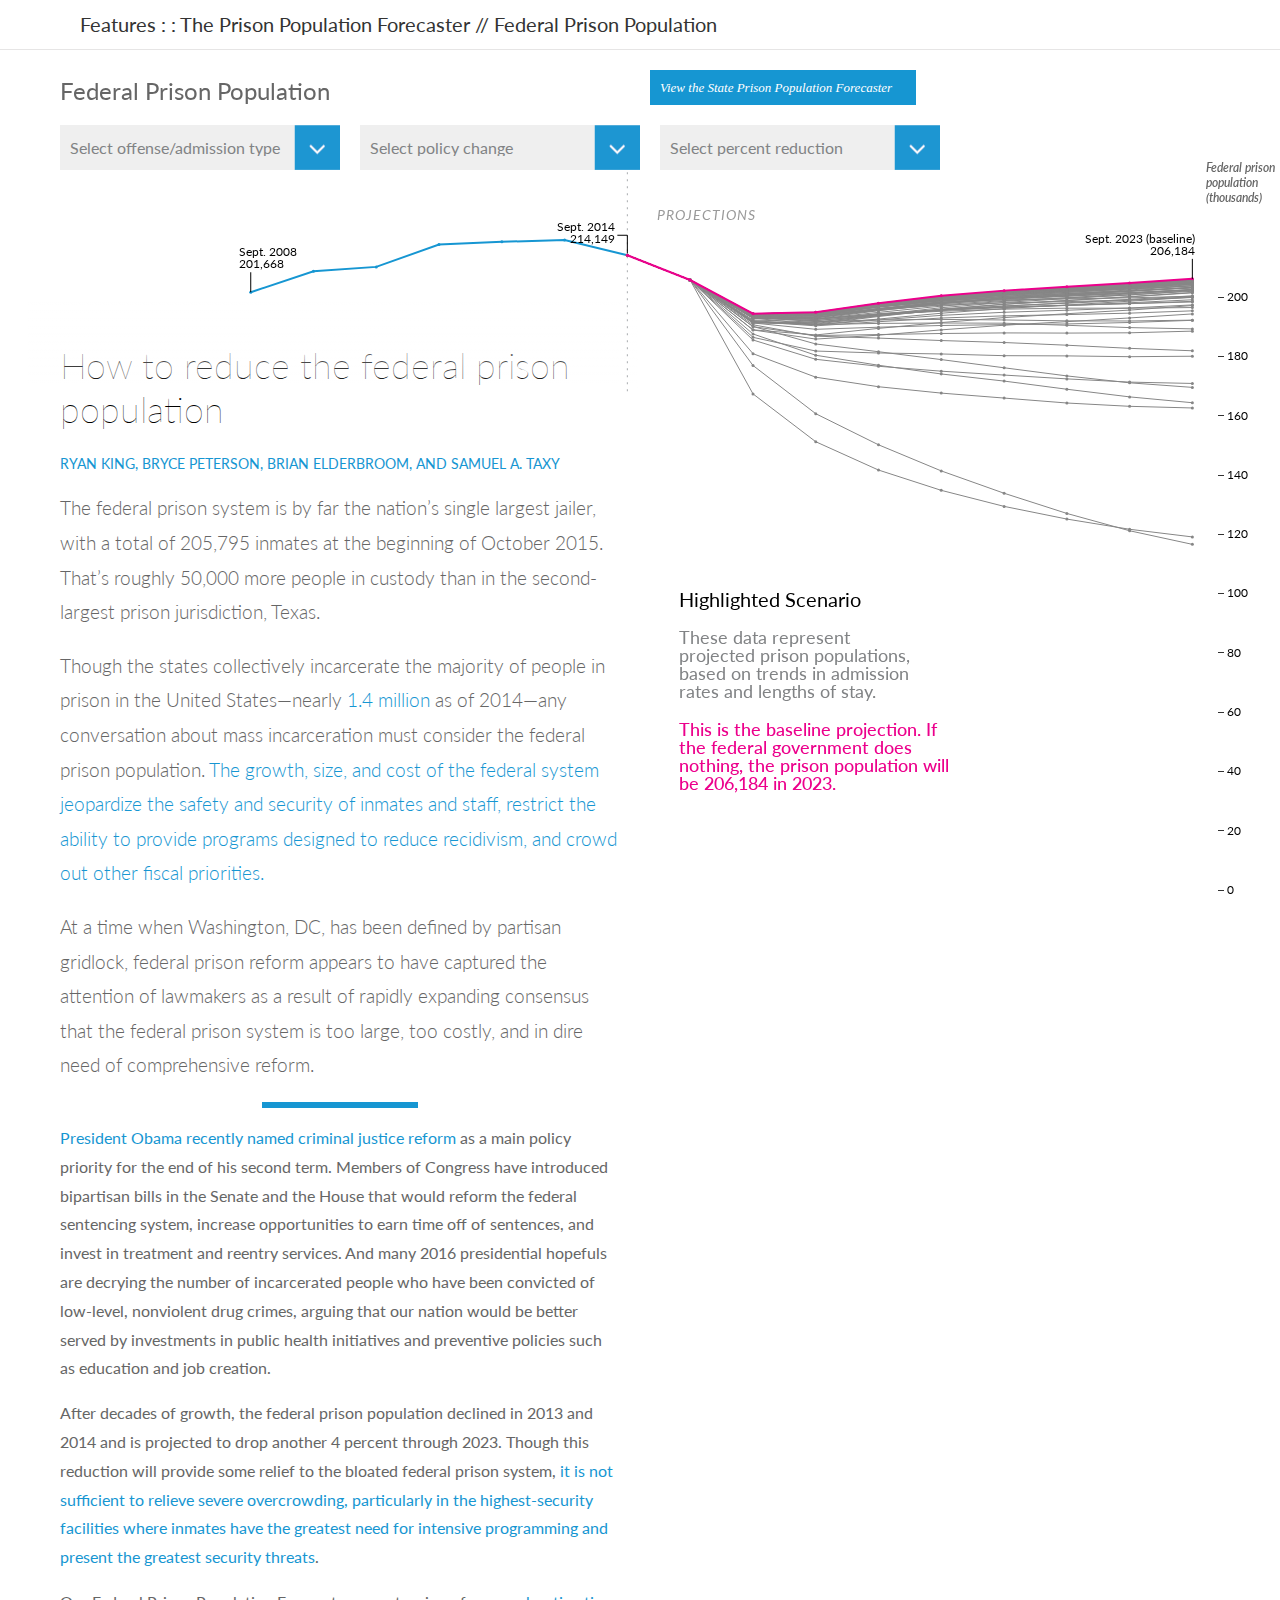
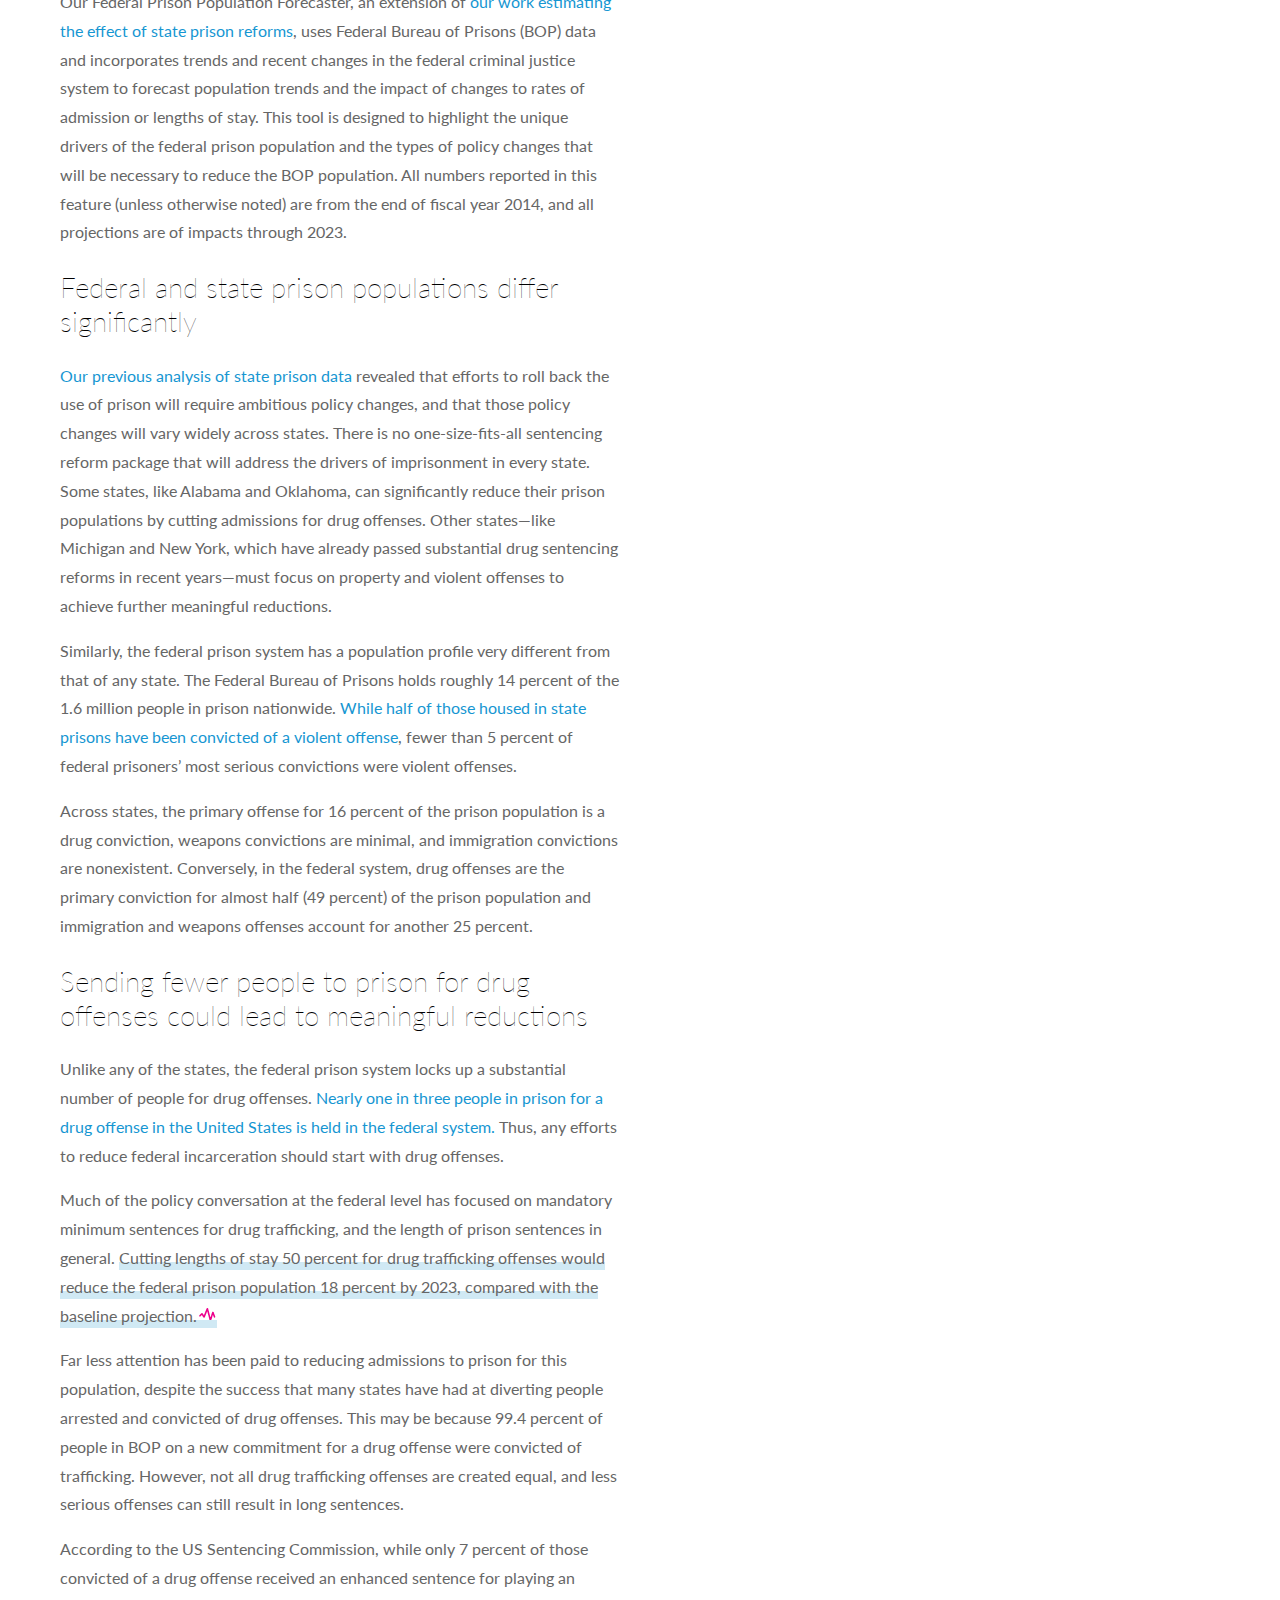
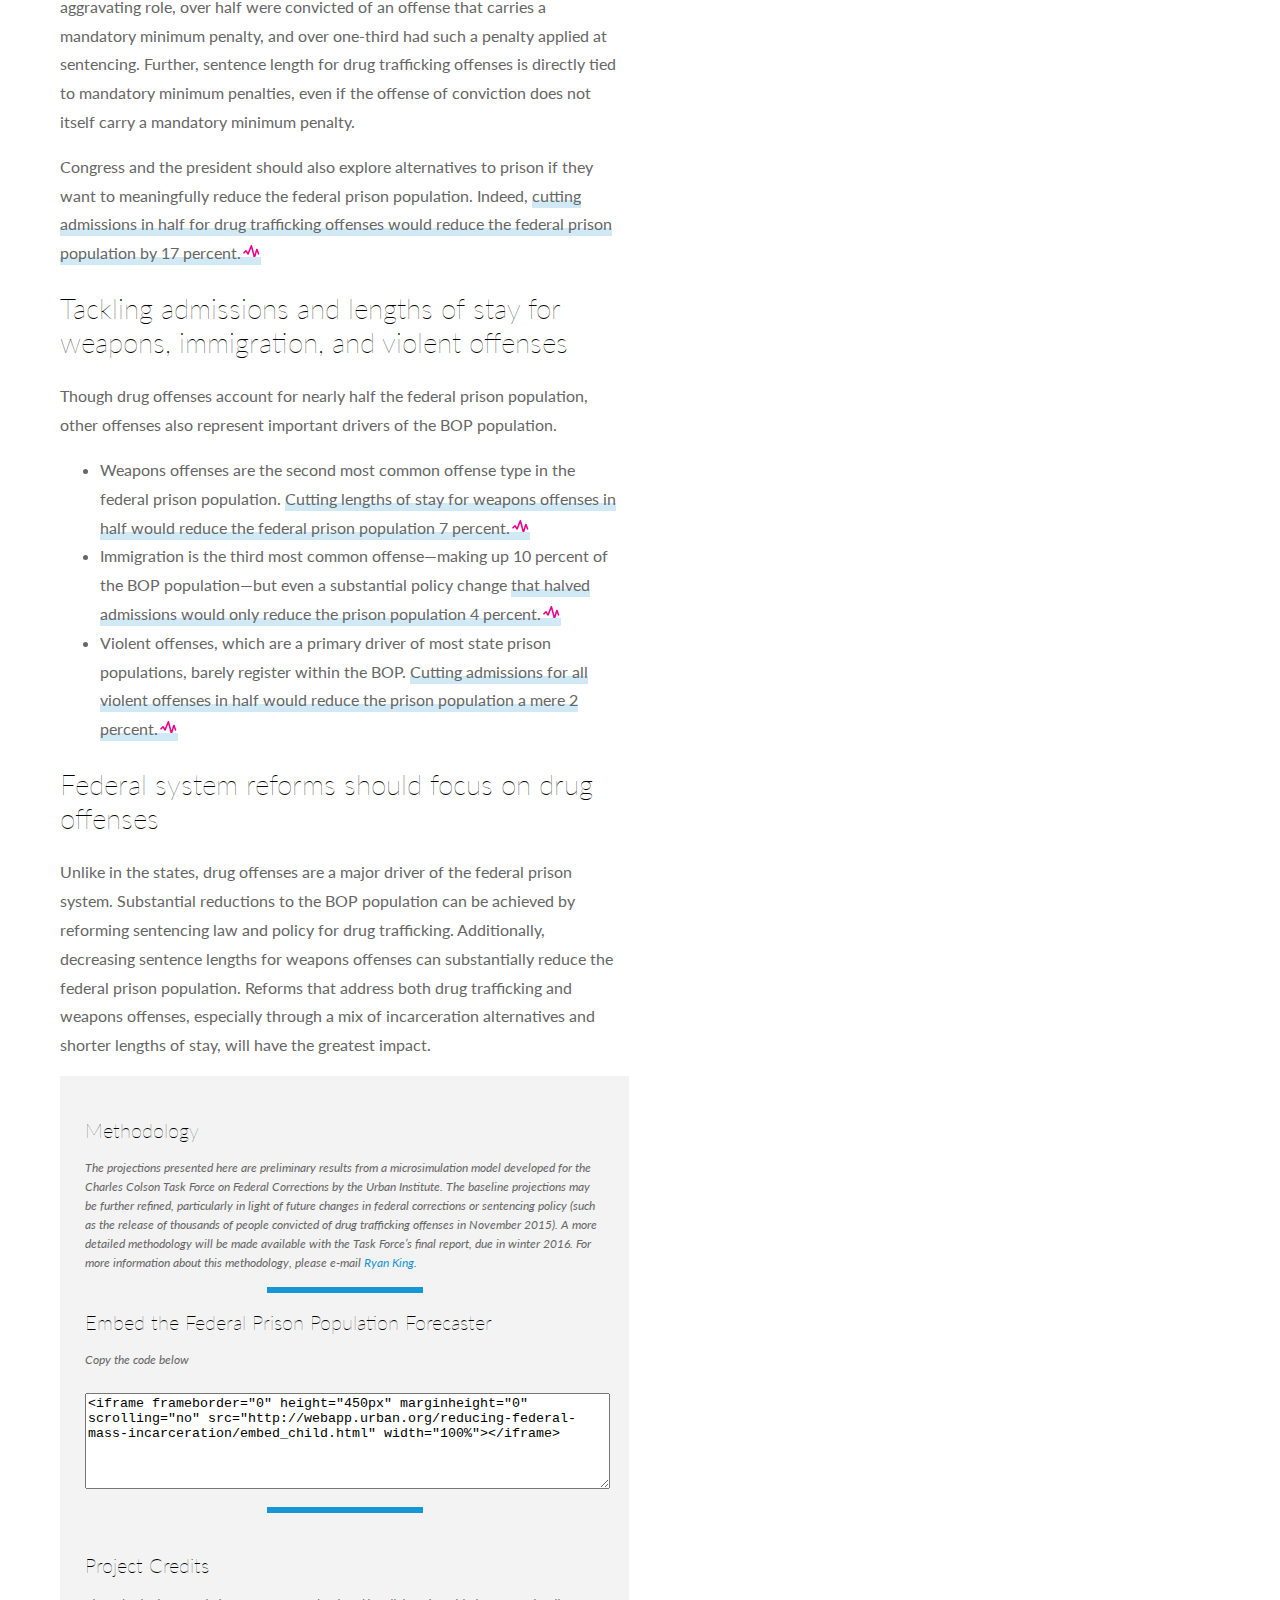
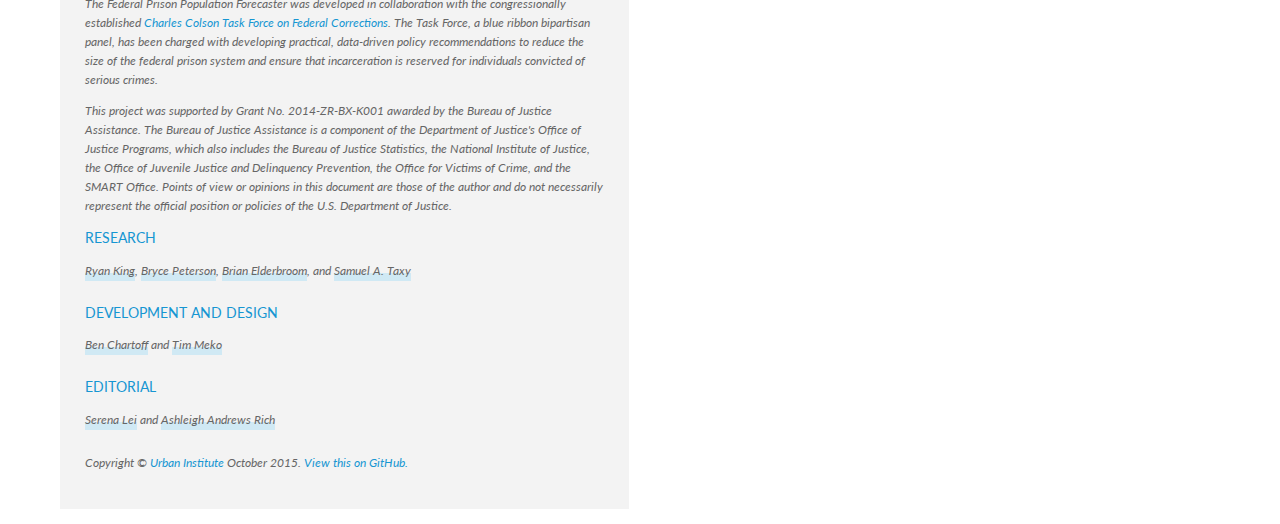
<file: index.html>
<!DOCTYPE html>
<meta charset="utf-8">
<link href='http://fonts.googleapis.com/css?family=Lato:300,400,700,900,300italic,400italic,700italic,900italic' rel='stylesheet' type='text/css'>
<link rel = "stylesheet" href = "css/main.css">
<meta http-equiv="X-UA-Compatible" content="IE=edge">
<meta name="viewport" content="width=device-width, initial-scale=1">
<meta name="twitter:card" content="summary">
    <meta name="twitter:site" content="@urbaninstitute">
    <meta name="twitter:creator" content="@urbaninstitute">
    <meta name="twitter:title" content="How to reduce the federal prison population">
    <meta name="twitter:description" content="Use this Urban Institute tool to test how potential policy changes could affect the federal prison population.">
    <meta name="twitter:image" content="http://webapp.urban.org/reducing-federal-mass-incarceration/images/social-card.jpg">

    <meta property="og:title" content="How to reduce the federal prison population"/>
    <meta property="og:description" content="Use this Urban Institute tool to test how potential policy changes could affect the federal prison population." />
    <meta property="og:image" content="http://webapp.urban.org/reducing-federal-mass-incarceration/images/social-card.jpg"/>
    <meta property="og:image:type" content="image/jpeg">
    <meta property="og:image:width" content="400">
    <meta property="og:image:height" content="400">
    <meta property="og:url" content="http://urbn.is/prisonreform">


<title>How to reduce the federal prison population</title>
<link rel="icon" target="_blank" href="favicon.ico" type="image/x-icon">

<body>
<!-- Google Tag Manager -->
<noscript><iframe src="//www.googletagmanager.com/ns.html?id=GTM-MKBD2W"
height="0" width="0" style="display:none;visibility:hidden"></iframe></noscript>
<script>(function(w,d,s,l,i){w[l]=w[l]||[];w[l].push({'gtm.start':
new Date().getTime(),event:'gtm.js'});var f=d.getElementsByTagName(s)[0],
j=d.createElement(s),dl=l!='dataLayer'?'&l='+l:'';j.async=true;j.src=
'//www.googletagmanager.com/gtm.js?id='+i+dl;f.parentNode.insertBefore(j,f);
})(window,document,'script','dataLayer','GTM-MKBD2W');</script>
<!-- End Google Tag Manager -->
    <!--    header-->
    <div id="header-pinned" class="no-touch is-visible">
        <div class="content">
            <a target="_blank" href="http://www.urban.org" title="Home" rel="home" class="site-logo"></a>
            <div class="title"><a href="http://www.urban.org/features" class="title-linkback">Features</a> <span>: :</span> The Prison Population Forecaster // Federal Prison Population</div>
            <div class="share-icons">
                <div class="shareThisP">
                    <a href="#" onclick="toggle_visibility('shareBox');">
                    <div class="shareThisB"></div></a>
                    <div class="shareThisW" id="shareBox">
                        <script type="text/javascript">
<!--
    function toggle_visibility(id) {
       var e = document.getElementById(id);
       if(e.style.display == 'inline-block')
          e.style.display = 'none';
       else
          e.style.display = 'inline-block';
    }
//-->
</script>
                        
                        
                        
                        <div class="addthis_toolbox addthis_default_style  " addthis:title="" addthis:url="">
                            <a href="https://www.facebook.com/sharer/sharer.php?u=http%3A//urbn.is/prisonreform"  target="_blank"  class="addthis_button_facebook at300b" title="Facebook" onclick="toggle_visibility('shareBox');"><span class="at4-icon aticon-facebook" style="background-color: rgb(48, 88, 145);"><span class="at_a11y">Share on facebook</span></span></a>
                            
                            <a href="http://twitter.com/intent/tweet?text=How%20can%20we%20reduce%20the%20federal%20prison%20population%3F%20Test%20the%20impact%20of%20potential%20policy%20changes%3A%20http%3A%2F%2Furbn.is%2Fprisonreform%20(via%20%40urbaninstitute)"  target="_blank"  class="addthis_button_twitter at300b" title="Tweet" onclick="toggle_visibility('shareBox');"><span class="at4-icon aticon-twitter" style="background-color: rgb(44, 168, 210);"><span class="at_a11y">Share on twitter</span></span></a>

                            <a href="https://www.linkedin.com/shareArticle?mini=true&url=http%3A//urbn.is/prisonreform&title=How%20to%20reduce%20the%20federal%20prison%20population&summary=Use%20this%20Urban%20Institute%20tool%20to%20test%20how%20potential%20policy%20changes%20could%20affect%20the%20federal%20prison%20population.&source=Urban.org"  target="_blank"  class="addthis_button_linkedin at300b" target="_blank" title="LinkedIn" onclick="toggle_visibility('shareBox');"><span class="at4-icon aticon-linkedin" style="background-color: rgb(68, 152, 200);"><span class="at_a11y">Share on linkedin</span></span></a>
                            
                            <a href="mailto:%20?Subject=New interactive tool from the Urban Institute &amp;Body=Hi! I thought you'd be interested in this new interactive tool from the Urban Institute: "How to reduce the federal prison population" http://urbn.is/prisonreform" target="_blank" class="addthis_button_email at300b" target="_blank" title="Email" onclick="toggle_visibility('shareBox');"><span class="at4-icon aticon-email" style="background-color: rgb(115, 138, 141);"><span class="at_a11y">Share on email</span></span></a>
                            <div class="atclear"></div>
                        </div>

                    </div>
                </div>
            </div>
        </div>
    </div>
    <!--    end header-->
<div id = "loading">
  <img src = "images/loading-gif-u.gif"/>
</div>
<div id = "mobileMenu">
  <div id = "hamburger" class = "hideAll"><img src = "images/change-scenarios.png"/></div>
</div>
<img src = "images/skinny-urban.png" class = "mobile logo"/>
<div class = "mobile menuBg mobileHide hideAll"></div>
    <div class="state styled-select mobile mobileHide hideAll">
   <select class = "hideAll">
      <option value = "USA">USA</option>
   </select>
  </div>
<div id = "menuContainer">
    <div id = "stateName">Federal Prison Population</div>
    <div class="state styled-select">
    <img id = "stateImg" src = "images/state_arrow.png"/>
   <select>
      <option value = "USA">USA</option>
   </select>
  </div>
</div>
<div class="offender-type styled-select filter mobileHide hideAll">
 <select>
    <option value = "">Select offense/admission type</option>
    <option value = "all">All offenses</option>
    <option value = "drug">Drug trafficking offenses</option>
    <option value = "weapon">Weapon offenses</option>
    <option value = "immigration">Immigration offenses</option>
    <option value = "sex">Sex offenses</option>
    <option value = "fraud">Fraud offenses</option>
    <option value = "violent">Violent offenses</option>
    <option value = "revocation">Revocations</option>
 </select>
</div>

<div class="reduction-type styled-select filter mobileHide hideAll">
 <select>
    <option value = "">Select policy change</option>
    <option value = "new">Reduce new admissions</option>
    <option value = "length">Reduce length of stay</option>
 </select>
</div>

<div class="amount-type styled-select filter mobileHide hideAll">
 <select>
    <option value = "">Select percent reduction</option>
    <option value = "five">Reduce by 5%</option>
    <option value = "fifteen">Reduce by 15%</option>
    <option value = "twentyFive">Reduce by 25%</option>
    <option value = "fifty">Reduce by 50%</option>
 </select>
</div>
<div class = "fed_state">
  <a href = "http://webapp.urban.org/reducing-mass-incarceration/"><div id = "fed_version">View the State Prison Population Forecaster <span><img src="images/right-arrow.png"/></span></div></a>
</div>
<a class="refresh-data" href=#><div class="refresh">
<span class="at_a11y">Refresh filters</span>
    </div>  </a>


<div id = "yLabel" class = "hideAll"></div>
<div id = "chart" class = ""></div>
<div class = "mobile hideChart">HIDE CHART</div>
<div id = "mobileClose" class = "mobile hideAll mobileHide">CLOSE OPTIONS <img src = "images/close.png"/></div>
<div id = "mobileTitle" class = "mobile hideAll">Prison Population Forecaster</div>
<div id = "mobileStateName" class = "mobile hideAll">Federal Prison Population</div>

<!-- <div id = "helpText">
 Use the menus above to filter the projections by admission/offense type, policy change, and percent reduction. Mouse over a line for details.
</div> -->

<div id = "tooltip" class = "hideAll">
  <h2>Highlighted Scenario</h2>
  <p class = "other"></p>
  <span class = "proj">+</span><p class = "offender proj"></p>
  <span class = "proj">+</span><p class = "reduction proj"></p>
  <span class = "proj">+</span><p class = "amount proj"></p>
  <p class = "summary">This scenario would bring <span id = "state">the federal</span> prison population down <span id = "amount"></span> by September 2023, compared with the baseline projection.</p>
  <p class = "defaultSummary">This is the baseline projection. If <span id = "defState">the federal government does</span> nothing, the prison population will be <span id = "defAmount">206,184</span> in 2023.</p>


</div>
<div id = "main-text">
<!--
<div id = "links">
  <p><a href = "#">Link to first section</a></p>
  <p><a href = "#">Link to second section</a></p>
  <p><a href = "#">Link to third section</a></p>
</div>
-->
<h1>How to reduce the federal prison population</h1>
<h3>Ryan King, Bryce Peterson, Brian Elderbroom, and Samuel A. Taxy</h3>

<p class="lede">The federal prison system is by far the nation’s single largest jailer, with a total of 205,795 inmates at the beginning of October 2015. That’s roughly 50,000 more people in custody than in the second-largest prison jurisdiction, Texas.</p>

<p class="lede">Though the states collectively incarcerate the majority of people in prison in the United States—nearly <a href = "http://www.bjs.gov/content/pub/pdf/p14.pdf" target="_blank">1.4 million</a> as of 2014—any conversation about mass incarceration must consider the federal prison population. <a href = "http://www.urban.org/research/publication/stemming-tide-strategies-reduce-growth-and-cut-cost-federal-prison-system" target = "_blank">The growth, size, and cost of the federal system jeopardize the safety and security of inmates and staff, restrict the ability to provide programs designed to reduce recidivism, and crowd out other fiscal priorities.</a></p>

<p class="lede">At a time when Washington, DC, has been defined by partisan gridlock, federal prison reform appears to have captured the attention of lawmakers as a result of rapidly expanding consensus that the federal prison system is too large, too costly, and in dire need of comprehensive reform. </p>

<hr class="divider"/>

<p><a href = "https://www.whitehouse.gov/blog/2015/07/15/president-obama-our-criminal-justice-system-isnt-smart-it-should-be" target = "_blank">President Obama recently named criminal justice reform</a> as a main policy priority for the end of his second term. Members of Congress have introduced bipartisan bills in the Senate and the House that would reform the federal sentencing system, increase opportunities to earn time off of sentences, and invest in treatment and reentry services. And many 2016 presidential hopefuls are decrying the number of incarcerated people who have been convicted of low-level, nonviolent drug crimes, arguing that our nation would be better served by investments in public health initiatives and preventive policies such as education and job creation.</p>

<p>After decades of growth, the federal prison population declined in 2013 and 2014 and is projected to drop another 4 percent through 2023. Though this reduction will provide some relief to the bloated federal prison system, <a href = "http://www.urban.org/research/publication/consequences-growth-federal-prison-population" target ="_blank">it is not sufficient to relieve severe overcrowding, particularly in the highest-security facilities where inmates have the greatest need for intensive programming and present the greatest security threats</a>.</p>

<p>Our Federal Prison Population Forecaster, an extension of <a href = "http://webapp.urban.org/reducing-mass-incarceration/" target = "_blank">our work estimating the effect of state prison reforms</a>, uses Federal Bureau of Prisons (BOP) data and incorporates trends and recent changes in the federal criminal justice system to forecast population trends and the impact of changes to rates of admission or lengths of stay. This tool is designed to highlight the unique drivers of the federal prison population and the types of policy changes that will be necessary to reduce the BOP population. All numbers reported in this feature (unless otherwise noted) are from the end of fiscal year 2014, and all projections are of impacts through 2023.</p>

<h2>Federal and state prison populations differ significantly</h2>

<p><a href = "http://webapp.urban.org/reducing-mass-incarceration/" target = "_blank">Our previous analysis of state prison data</a> revealed that efforts to roll back the use of prison will require ambitious policy changes, and that those policy changes will vary widely across states. There is no one-size-fits-all sentencing reform package that will address the drivers of imprisonment in every state. Some states, like Alabama and Oklahoma, can significantly reduce their prison populations by cutting admissions for drug offenses. Other states—like Michigan and New York, which have already passed substantial drug sentencing reforms in recent years—must focus on property and violent offenses to achieve further meaningful reductions.</p>

<p>Similarly, the federal prison system has a population profile very different from that of any state. The Federal Bureau of Prisons holds roughly 14 percent of the 1.6 million people in prison nationwide. <a href = "http://www.bjs.gov/content/pub/pdf/p14.pdf#page=16" target = "_blank">While half of those housed in state prisons have been convicted of a violent offense</a>, fewer than 5 percent of federal prisoners’ most serious convictions were violent offenses.</p>

<p>Across states, the primary offense for 16 percent of the prison population is a drug conviction, weapons convictions are minimal, and immigration convictions are nonexistent. Conversely, in the federal system, drug offenses are the primary conviction for almost half (49 percent) of the prison population and immigration and weapons offenses account for another 25 percent.</p>

<h2>Sending fewer people to prison for drug offenses could lead to meaningful reductions</h2>

<p>Unlike any of the states, the federal prison system locks up a substantial number of people for drug offenses. <a href = "http://www.bjs.gov/content/pub/pdf/p14.pdf#page=16" target = "_blank">Nearly one in three people in prison for a drug offense in the United States is held in the federal system.</a> Thus, any efforts to reduce federal incarceration should start with drug offenses.</p>

<p>Much of the policy conversation at the federal level has focused on mandatory minimum sentences for drug trafficking, and the length of prison sentences in general. <span class="scenario" id="USA-drug-length-fifty">Cutting lengths of stay 50 percent for drug trafficking offenses would reduce the federal prison population 18 percent by 2023, compared with the baseline projection.</span></p>

<p>Far less attention has been paid to reducing admissions to prison for this population, despite the success that many states have had at diverting people arrested and convicted of drug offenses. This may be because 99.4 percent of people in BOP on a new commitment for a drug offense were convicted of trafficking. However, not all drug trafficking offenses are created equal, and less serious offenses can still result in long sentences.</p>

<p>According to the US Sentencing Commission, while only 7 percent of those convicted of a drug offense received an enhanced sentence for playing an aggravating role, over half were convicted of an offense that carries a mandatory minimum penalty, and over one-third had such a penalty applied at sentencing. Further, sentence length for drug trafficking offenses is directly tied to mandatory minimum penalties, even if the offense of conviction does not itself carry a mandatory minimum penalty.</p>

<p>Congress and the president should also explore alternatives to prison if they want to meaningfully reduce the federal prison population. Indeed, <span class="scenario" id="USA-drug-new-fifty">cutting admissions in half for drug trafficking offenses would reduce the federal prison population by 17 percent.</span></p>

<h2>Tackling admissions and lengths of stay for weapons, immigration, and violent offenses</h2>

<p>Though drug offenses account for nearly half the federal prison population, other offenses also represent important drivers of the BOP population. 
<ul>
  <li>Weapons offenses are the second most common offense type in the federal prison population. <span class="scenario" id="USA-weapon-length-fifty">Cutting lengths of stay for weapons offenses in half would reduce the federal prison population 7 percent.</span></li>
  <li>Immigration is the third most common offense—making up 10 percent of the BOP population—but even a substantial policy change <span class="scenario" id="USA-immigration-new-fifty">that halved admissions would only reduce the prison population 4 percent.</span></li>
  <li>Violent offenses, which are a primary driver of most state prison populations, barely register within the BOP. <span class="scenario" id="USA-violent-new-fifty">Cutting admissions for all violent offenses in half would reduce the prison population a mere 2 percent.</span></li>
</ul>
</p>

<h2>Federal system reforms should focus on drug offenses</h2>

<p>Unlike in the states, drug offenses are a major driver of the federal prison system. Substantial reductions to the BOP population can be achieved by reforming sentencing law and policy for drug trafficking. Additionally, decreasing sentence lengths for weapons offenses can substantially reduce the federal prison population. Reforms that address both drug trafficking and weapons offenses, especially through a mix of incarceration alternatives and shorter lengths of stay, will have the greatest impact.</p>

<div id="footer">

<h2 style="font-size:1.25em">Methodology</h2>

<p>The projections presented here are preliminary results from a microsimulation model developed for the Charles Colson Task Force on Federal Corrections by the Urban Institute. The baseline projections may be further refined, particularly in light of future changes in federal corrections or sentencing policy (such as the release of thousands of people convicted of drug trafficking offenses in November 2015). A more detailed methodology will be made available with the Task Force’s final report, due in winter 2016. For more information about this methodology, please e-mail <a href = "mailto:RKing@Urban.org">Ryan King</a>.</p>

<hr class="divider"/>
<h2 style="font-size:1.25em">Embed the Federal Prison Population Forecaster </h2>
<p class="credit">Copy the code below</p>
<textarea rows="6" cols="10">
&lt;iframe frameborder="0" height="450px" marginheight="0" scrolling="no" src="http://webapp.urban.org/reducing-federal-mass-incarceration/embed_child.html" width="100%"&gt;&lt;/iframe&gt;
</textarea>

<h4 class="divider"/>

<h2 style="font-size:1.25em; margin-top:2em;">Project Credits</h2>

<p>The Federal Prison Population Forecaster was developed in collaboration with the congressionally established <a href = "http://www.colsontaskforce.org/" target = "_blank">Charles Colson Task Force on Federal Corrections</a>. The Task Force, a blue ribbon bipartisan panel, has been charged with developing practical, data-driven policy recommendations to reduce the size of the federal prison system and ensure that incarceration is reserved for individuals convicted of serious crimes.</p>

<p>This project was supported by Grant No. 2014-ZR-BX-K001 awarded by the Bureau of Justice Assistance. The Bureau of Justice Assistance is a component of the Department of Justice's Office of Justice Programs, which also includes the Bureau of Justice Statistics, the National Institute of Justice, the Office of Juvenile Justice and Delinquency Prevention, the Office for Victims of Crime, and the SMART Office. Points of view or opinions in this document are those of the author and do not necessarily represent the official position or policies of the U.S. Department of Justice.</p>

<h3>Research</h3>
  <p class="credit"><a href="http://www.urban.org/author/ryan-king" target="_blank">Ryan King</a>, <a href="http://www.urban.org/author/bryce-peterson" target="_blank">Bryce Peterson</a>, <a href="http://www.urban.org/author/brian-elderbroom" target="_blank">Brian Elderbroom</a>, and <a href="http://www.urban.org/author/samuel-taxy" target="_blank">Samuel A. Taxy</a></p>

  <h3>Development and Design</h3>
  <p class="credit"><a href="http://www.urban.org/author/benjamin-chartoff" target="_blank">Ben Chartoff</a> and <a href="http://www.urban.org/author/tim-meko" target="_blank">Tim Meko</a></p>

  <h3>Editorial</h3>
  <p class="credit"><a href="http://www.urban.org/author/serena-lei" target="_blank">Serena Lei</a> and <a href="http://www.urban.org/author/ashleigh-andrews-rich" target="_blank">Ashleigh Andrews Rich</a></p>

  <p class="copy">Copyright &copy; <a href="http://www.urban.org" target="_blank">Urban Institute</a> October 2015. <a href="https://github.com/UrbanInstitute/reducing-federal-mass-incarceration" target="_blank">View this on GitHub.</a>
  </div>

</div>
<script src="https://ajax.googleapis.com/ajax/libs/jquery/2.1.4/jquery.min.js"></script>

<script src="js/vendor/d3.min.js"></script>
<script src = "js/main.js"></script>
<script>
  (function(i,s,o,g,r,a,m){i['GoogleAnalyticsObject']=r;i[r]=i[r]||function(){
  (i[r].q=i[r].q||[]).push(arguments)},i[r].l=1*new Date();a=s.createElement(o),
  m=s.getElementsByTagName(o)[0];a.async=1;a.src=g;m.parentNode.insertBefore(a,m)
  })(window,document,'script','//www.google-analytics.com/analytics.js','ga');
  ga('create', 'UA-57529944-1', 'auto');
  ga('send', 'pageview');
</script>
<script src = "js/vendor/custom-analytics.min.js"></script>
<script type="text/javascript">
$(".styled-select")
.custom_analytics('track',{
    category: "menu",
    action: "click",
    label: "object_HTML",
    timing: true
});
$("textarea")
.custom_analytics('track',{
    category: "embed",
    action: "copy",
    timing: true
});
$("textarea")
.custom_analytics('track',{
    category: "embed",
    action: "cut",
    timing: true
});
$(".addthis_toolbox.addthis_default_style a")
.custom_analytics('track',{
    category: "social",
    action: "click",
    label: "object_HTML",
    timing: true
});
</script>

</body>
</html>
</file>
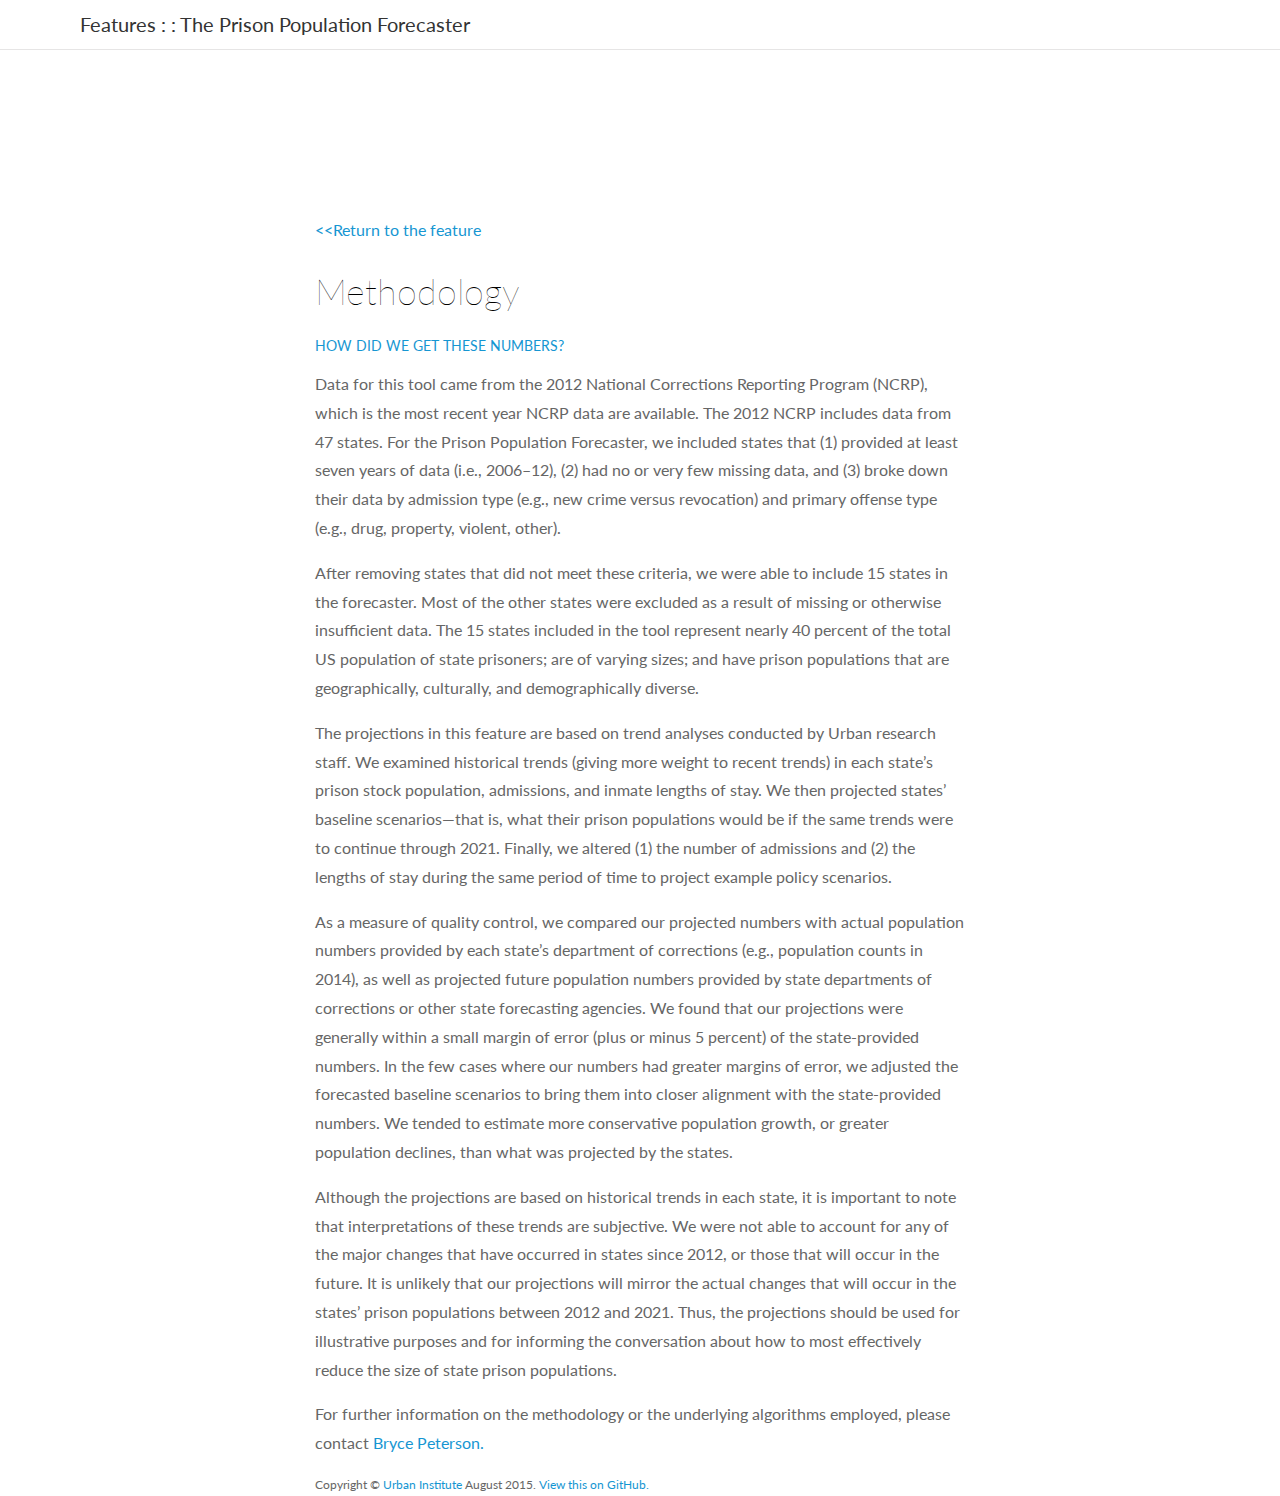
<file: methodology.html>
<!DOCTYPE html>
<meta charset="utf-8">
<link href='http://fonts.googleapis.com/css?family=Lato:300,400,700,900,300italic,400italic,700italic,900italic' rel='stylesheet' type='text/css'>
<link rel = "stylesheet" href = "css/main.css">
<meta http-equiv="X-UA-Compatible" content="IE=edge">
<meta name="viewport" content="width=device-width, initial-scale=1">
<title>Reducing Mass Incarceration Requires Far-Reaching Reforms</title>
<link rel="icon" target="_blank" href="favicon.ico" type="image/x-icon">


<meta name="twitter:card" content="summary">
    <meta name="twitter:site" content="@urbaninstitute">
    <meta name="twitter:creator" content="@urbaninstitute">
    <meta name="twitter:title" content="Reducing Mass Incarceration Requires Far-Reaching Reforms">
    <meta name="twitter:description" content="A new Urban Institute tool lets you explore how potential policy changes could affect the US prison population.">
    <meta name="twitter:image" content="http://webapp.urban.org/reducing-mass-incarceration/images/social-img.png">

    <meta property="og:title" content="Reducing Mass Incarceration Requires Far-Reaching Reforms"/>
    <meta property="og:description" content="A new Urban Institute tool lets you explore how potential policy changes could affect the US prison population." />
    <meta property="og:image" content="http://webapp.urban.org/reducing-mass-incarceration/images/social-img.png"/>
    <meta property="og:image:type" content="image/jpeg">
    <meta property="og:image:width" content="400">
    <meta property="og:image:height" content="400">
    <meta property="og:url" content=" http://urbn.is/massincarceration">

<body>
<!-- Google Tag Manager -->
<noscript><iframe src="//www.googletagmanager.com/ns.html?id=GTM-MKBD2W"
height="0" width="0" style="display:none;visibility:hidden"></iframe></noscript>
<script>(function(w,d,s,l,i){w[l]=w[l]||[];w[l].push({'gtm.start':
new Date().getTime(),event:'gtm.js'});var f=d.getElementsByTagName(s)[0],
j=d.createElement(s),dl=l!='dataLayer'?'&l='+l:'';j.async=true;j.src=
'//www.googletagmanager.com/gtm.js?id='+i+dl;f.parentNode.insertBefore(j,f);
})(window,document,'script','dataLayer','GTM-MKBD2W');</script>
<!-- End Google Tag Manager -->
    <!--    header-->
    <div id="header-pinned" class="no-touch is-visible" style="top:0; position: fixed;">
        <div class="content">
            <a href="http://www.urban.org/" title="Home" rel="home" class="site-logo"></a>
            <div class="title"><a href="http://www.urban.org/features" class="title-linkback">Features</a> <span>: :</span> The Prison Population Forecaster</div>
            <div class="share-icons">
                <div class="shareThisP">
                    <a href="#" onclick="toggle_visibility('shareBox');">
                    <div class="shareThisB"></div></a>
                    <div class="shareThisW" id="shareBox">
                        <script type="text/javascript">
<!--
    function toggle_visibility(id) {
       var e = document.getElementById(id);
       if(e.style.display == 'inline-block')
          e.style.display = 'none';
       else
          e.style.display = 'inline-block';
    }
//-->
</script>
                        
                        
                        
                        <div class="addthis_toolbox addthis_default_style  " addthis:title="" addthis:url="">
                            <a href="https://www.facebook.com/sharer/sharer.php?u=http://urbn.is/massincarceration"  target="_blank"  class="addthis_button_facebook at300b" title="Facebook" onclick="toggle_visibility('shareBox');"><span class="at4-icon aticon-facebook" style="background-color: rgb(48, 88, 145);"><span class="at_a11y">Share on facebook</span></span></a>
                            
                            <a href="http://twitter.com/intent/tweet?text=Interactive%20tool%20from%20%40urbaninstitute%3A%20Explore%20how%20policy%20changes%20could%20affect%20the%20US%20prison%20population%20http%3A%2F%2Furbn.is%2Fmassincarceration%20%23prisonreform"  target="_blank"  class="addthis_button_twitter at300b" title="Tweet" onclick="toggle_visibility('shareBox');"><span class="at4-icon aticon-twitter" style="background-color: rgb(44, 168, 210);"><span class="at_a11y">Share on twitter</span></span></a>

                            <a href="https://www.linkedin.com/shareArticle?mini=true&url=http://urbn.is/massincarceration&title=Reducing%20Mass%20Incarceration%20Requires%20Far-Reaching%20Reforms&summary=A%20new%20Urban%20Institute%20tool%20lets%20you%20explore%20how%20potential%20policy%20changes%20could%20affect%20the%20US%20prison%20population.&source=Urban%20Institute"  target="_blank"  class="addthis_button_linkedin at300b" target="_blank" title="LinkedIn" onclick="toggle_visibility('shareBox');"><span class="at4-icon aticon-linkedin" style="background-color: rgb(68, 152, 200);"><span class="at_a11y">Share on linkedin</span></span></a>
                            
                            <a href="mailto:%20?Subject= New interactive tool from the Urban Institute &amp;Body=Hi! I thought you'd be interested in this new interactive tool from the Urban Institute: “Reducing Mass Incarceration Requires Far-Reaching Reforms.” http://urbn.is/massincarceration" target="_blank" class="addthis_button_email at300b" target="_blank" title="Email" onclick="toggle_visibility('shareBox');"><span class="at4-icon aticon-email" style="background-color: rgb(115, 138, 141);"><span class="at_a11y">Share on email</span></span></a>
                            <div class="atclear"></div>
                        </div>

                    </div>
                </div>
            </div>
        </div>
    </div>
    <!--    end header-->

<div id = "methodology-text">
<!--
<div id = "links">
  <p><a href = "#">Link to first section</a></p>
  <p><a href = "#">Link to second section</a></p>
  <p><a href = "#">Link to third section</a></p>
</div>
-->
<p><a href="index.html" class="scenario">&lt&ltReturn to the feature</a></p>
<h1>Methodology</h1>
<h3>How did we get these numbers?</h3>
<p>Data for this tool came from the 2012 National Corrections Reporting Program (NCRP), which is the most recent year NCRP data are available. The 2012 NCRP includes data from 47 states. For the Prison Population Forecaster, we included states that (1) provided at least seven years of data (i.e., 2006–12), (2) had no or very few missing data, and (3) broke down their data by admission type (e.g., new crime versus revocation) and primary offense type (e.g., drug, property, violent, other). </p>

<p>After removing states that did not meet these criteria, we were able to include 15 states in the forecaster. Most of the other states were excluded as a result of missing or otherwise insufficient data. The 15 states included in the tool represent nearly 40 percent of the total US population of state prisoners; are of varying sizes; and have prison populations that are geographically, culturally, and demographically diverse.</p>

<p>The projections in this feature are based on trend analyses conducted by Urban research staff. We examined historical trends (giving more weight to recent trends) in each state’s prison stock population, admissions, and inmate lengths of stay. We then projected states’ baseline scenarios—that is, what their prison populations would be if the same trends were to continue through 2021. Finally, we altered (1) the number of admissions and (2) the lengths of stay during the same period of time to project example policy scenarios.</p>

<p>As a measure of quality control, we compared our projected numbers with actual population numbers provided by each state’s department of corrections (e.g., population counts in 2014), as well as projected future population numbers provided by state departments of corrections or other state forecasting agencies. We found that our projections were generally within a small margin of error (plus or minus 5 percent) of the state-provided numbers. In the few cases where our numbers had greater margins of error, we adjusted the forecasted baseline scenarios to bring them into closer alignment with the state-provided numbers. We tended to estimate more conservative population growth, or greater population declines, than what was projected by the states.</p>

<p>Although the projections are based on historical trends in each state, it is important to note that interpretations of these trends are subjective. We were not able to account for any of the major changes that have occurred in states since 2012, or those that will occur in the future. It is unlikely that our projections will mirror the actual changes that will occur in the states’ prison populations between 2012 and 2021. Thus, the projections should be used for illustrative purposes and for informing the conversation about how to most effectively reduce the size of state prison populations.</p>

<p>For further information on the methodology or the underlying algorithms employed, please contact <a href="mailto:bpeterso@urban.org">Bryce Peterson.</a></p>



  <p class="copy">Copyright &copy; <a href="http://www.urban.org" target="_blank">Urban Institute</a> August 2015. <a href="https://github.com/UrbanInstitute/reducing-mass-incarceration" target="_blank">View this on GitHub.</a>

</div>
<script src="https://ajax.googleapis.com/ajax/libs/jquery/2.1.4/jquery.min.js"></script>

<!-- <script src="js/vendor/d3.min.js"></script> -->
<script src = "js/main.js"></script>
</body>
</html>
</file>
<file: css/main.css>
/*********** Start of A/B CSS **************/
body.versionA .scenario{
display: inline;
text-decoration: none;
background: url(../images/chart-icon-02.png) no-repeat right;
background-repeat: no-repeat;
padding-right: 20px;
/*line-height: 1.5em;*/
height: 20px;
border-bottom: 3px solid #D0E9F4;
box-shadow: inset 0 -5px 0 #D0E9F4;
cursor: pointer;
/*color: #000;*/

}
body.versionB .scenario{
display: inline;
text-decoration: none;
background: url(../images/chart-icon-version_b.png) no-repeat right;
background-repeat: no-repeat;
padding-right: 20px;
/*line-height: 1.5em;*/
height: 20px;
border-bottom: 3px solid #D0E9F4;
box-shadow: inset 0 -5px 0 #D0E9F4;
cursor: pointer;
/*color: #000;*/

}

body.versionB .line.selected, body.versionB .line.menuSelected{
  stroke: #ec008c !important;
}
body.versionA .line.selected, body.versionA .line.menuSelected{
  stroke: #ec008c !important;
  stroke-width: 2px ;
  /*pointer-events: visible;  */
}

body.versionA .dot.selected, body.versionA .dot.menuSelected{
  fill: #ec008c !important;
  /*pointer-events: visible;*/
}
body.versionB .dot.selected, body.versionB .dot.menuSelected{
  fill: #ec008c !important;
  /*pointer-events: visible;*/
}

body.versionA #tooltip span.proj{
  color: #ec008c;
  float: left;
  margin-right: 5px;
}
body.versionB #tooltip span.proj{
  color: #ec008c;
  float: left;
  margin-right: 5px;
}

body.versionA .summary, body.versionA .defaultSummary{
  width: 280px;
  font-size: 18px;
  font-weight: 500;
  color: #ec008c !important;
  margin-top: 20px;
  line-height: 1em;
}
body.versionB .summary, body.versionB .defaultSummary{
  width: 280px;
  font-size: 18px;
  font-weight: 500;
  color: #ec008c;
  margin-top: 20px;
  line-height: 1em;
}
/*********** END of A/B CSS **************/



.state.styled-select{
  display: none !important;
}
#stateName #long_looking{
    display: inline-block;
    font-size: 12px;
    margin-left: 170px;
    color: #1696d2;
}
#stateName #short_looking{
    display: none;
    font-size: 12px;
    margin-left: 10px;
    color: #1696d2;
}
.fed_state{
    position: fixed;
    top: 70px;
    left: 650px;
    height: 35px;
    background-color: #efefef;
}
#fed_version{
    background-color: #1696d2;
    height: 15px;
    float: left;
    line-height: 15px;
    padding: 10px;
    padding-right: 24px;
    font-size: 13px;
    font-family: Georgia;
    font-style: italic;
    color: #fff;
    cursor: pointer;
}
#fed_version span img{
    position: absolute;
    left: 272px;
    top: 8px;
    height: 19px;
}

@media (max-width: 1000px) and (min-width: 768px) {
  .styled-select:not(.state){
    width: 200px !important; 
  }
  .styled-select:not(.state) select{
    width: 160px !important;
    font: 11px Lato !important;
  }
  div.reduction-type{
    left: 270px !important;
  }
  div.amount-type{
    left: 480px !important;
  }
  .fed_state{
    left: 389px !important;
  }
  #stateName #long_looking{
      display: none;
  }
  #stateName #short_looking{
      display: inline-block;
  }
  .refresh{
    left: 690px !important;
  }
  #yLabel{
    top: 180px !important;
  }
#tooltip h2{
  font-size: 18px;
}

#tooltip p:not(.summary):not(.defaultSummary){

  font-size: 14px;
  line-height: 1em;
}

.summary, .defaultSummary{
  font-size: 14px;
  line-height: 1em;
}
  circle.dot{
    /*display: none !important;*/
  }
}

@media only screen and (max-width: 768px) and (min-width: 100px) {
    #loading{
      left: -20px !important;
      width: 120% !important;
    }
    circle.dot, #header-pinned, .scrollFade, .xLabel.mid, .labelLine:not(.first):not(.last), #menuContainer, .projLabel {
      display: none !important;
    }
    #mobileTitle{
      font-size: 18px;
      display: block;
      position: fixed;
      top: 21px;
      left: 2px;
      color: #333;
      font-weight: 400;
    }
    #mobileStateName{
      display: block;
      position: fixed;
      top: 45px;
      left: 2px;
      color: #333;
      font-weight: 400;
    }
    .mobileHide{
      display: none;
    }
    #chart{
      top: 0px !important;
      left: 0px !important;
      background-color: white !important;
      /*height: 400px !importan;*/
      border-bottom: 2px solid #000;
    }
    #yLabel{
      z-index: 9 !important;
      right: -75px !important;
      -webkit-transform: rotate(90deg);
      -moz-transform: rotate(90deg);
      -o-transform: rotate(90deg);
      -ms-transform: rotate(90deg);
      transform: rotate(90deg);    width: 180px !important;
      top: 240px !important
    }
    h1{
      font-size: 1.5em !important;
    }
    #main-text{
      width: 86% !important;
      left: 17px !important;
      margin-top: 210px;
    }
    #footer{
      width: 86% !important;
    }

    .styled-select{
      z-index: 100 !important;
    }

    #tooltip{
      background: none !important;
      top: 22% !important;
      z-index: 0;
      height: 200px;
    }
    #tooltip h2{
      font-size: 12px;
    }

    #tooltip p:not(.summary):not(.defaultSummary):not(.other){
      font-size: 13px !important;
      width: 100% !important;
    }
    .other{
      font-size: 13px !important;
      width: 50% !important;
    }
    /*#tooltip*/
    .summary, .defaultSummary{
      font-size: 13px !important;
      font-weight: 400 !important;
      width: 145px !important;
      left: 52%;
      position: fixed;
      top: 279px;
      background: rgba(255,255,255,.7);
    }
    #tooltip{
      font-size: 13px !important;
      left: 4px !important;
      top: 292px !important;
      width: 50% !important;
    }
    p.other{
      width: 100% !important;
    }
    #tooltip h2{
      font-size: 13px !important;
      left: 5px;
      position: fixed;
      top: 256px;
      letter-spacing: .5px;
    }
    #mobileMenu{
      display: block !important;
      position: fixed;
      z-index: 20;
      height: 30px;
      width: 100%;
      pointer-events: none; 
    }
    #hamburger{
      /*height: 28px;*/
      z-index: 21;
    }
    #hamburger img{
      width: 52%; 
      pointer-events: visible;
      position: fixed;
      top: 200px;
      left: 2px;
    }
    .mobile.logo{
      width: 204px;
      z-index: 30;
      position: fixed;
      top: 8px;
      display: block !important;
      left: 11px;
    }
  .styled-select.state select {
     background: transparent;
     /*width: 280px !important;*/
     height: 45px;
     padding-left: 10px;
     font: 18px Lato !important;
     color: #333 !important;
     line-height: 1;
     border: 0;
     border-radius: 0;
     -webkit-appearance: none;
  }
  .styled-select.state {
     /*display: block;*/
     left: 10px !important;
     width: calc(100% - 35px) !important;
     top: 255px !important;
     /*width: 280px !important;*/
     height: 45px;
     overflow: hidden;
     background: url(../images/new_arrow.png) no-repeat right #EFEFEF !important;
     border: none;
     position: fixed;
  }
  .styled-select.offender-type{
    left: 10px !important;
    width: calc(100% - 35px) !important;
    top: 90px !important;
  }
  .styled-select.reduction-type{
    left: 10px !important;
    width: calc(100% - 35px) !important;
    top: 145px !important;
  }
  .styled-select.amount-type{
    left: 10px !important;
    width: calc(100% - 35px) !important;
    top: 200px !important;
  }
  #mobileClose{
    position: fixed;
    top: 321px;
    width: 168px;
    z-index: 29;
    /* display: inline-block; */
    left: calc(50% - 98px);
    clear: both;
    border: 2px solid black;
    padding: 12px;
    border-radius: 23px;
    color: #000;
    letter-spacing: 1.5px;
    background-color: #fff;
  }
  #mobileClose img{
    display: block;
    top: 9px;
    left: 160px;
    position: absolute;

  }
  #stateImg{
    display: none !important;
  }
  .menuBg{
    position: fixed;
    top: 0px;
    left: 0px;
    width: 100%;
    height: 400px;
    background-color: #fff;
    z-index: 29;
  }
  .hideChart{
    display: block !important;
    position: fixed;
    z-index: 30;
    left: calc(50% - 78px);
    width: 124px !important;
    top: 380px;
    border: 2px solid black;
    padding: 12px;
    border-radius: 23px;
    color: #000;
    letter-spacing: 1.5px;
    background-color: #fff;
    text-align: center;
  }

}
.mobile{
  display: none;
}
#mobileMenu{
  display: none;
}
/*@media (max-width: 590px) {
  div.amount-type{
    left: 8px;
    top: 60px;
  }
  .main-text{
    width: 88%;
  }
}*/

body {
  font: 16px Lato;
  color: #666;
  font-weight: 400;
  margin-top: 0;
  /*margin-right: 100px;*/
}

body p{
  line-height: 1.8em;
}
body li{
  line-height: 1.8em;  
}
.lede{
  font-size: 1.2em;
  font-weight: 300;
}
body p a{
text-decoration: none;
color:#1696d2;
}
body p a:hover{
  text-decoration: underline;
  color: #000;
}

h1{
font-weight: 100;
font-size: 2.25em;
color: #000;
}
h2{
  font-weight: 100;
  font-size:1.75em;
  color: #000;
}
h3{
font-weight: 400;
font-size: 0.9em;
text-transform: uppercase;
color: #1696d2
}
h5{
  font-weight: 400;
  font-size: 0.9em;
  text-transform: uppercase;
  color: #333;
  margin-bottom: -23px;
  margin-top: 38px;
  margin-left: 4px;
}

.inline-chart{
width: 100%;
max-width: 500px;
display: block;
margin: 0 auto;
}


.scenario:hover{
background-color: #D0E9F4;
}


.axis path,
.axis line {
  fill: none;
  stroke: #333333;
  shape-rendering: crispEdges;
}

.axis path {
  display: none;
}

.axis text{
  color: #333333;
  font-size: 12px;
}
#yLabel{
  position: fixed;
  right: -15px;
  font-size: 12px;
  font-weight: 600;
  font-style: italic;
  width: 79px;
  top: 160px;
}
.xLabel{
  opacity: 1;
  font-size: 12px;
  color: #333333;
}
.line {
  fill: none !important;
  /*stroke: #EFEFEF;*/
  /*stroke-width: 1px;*/
  pointer-events: none;
}

#chart{
  width: 100%;
  height: 100%;
  position: fixed;
  top: 120px;
  pointer-events: none;
}
#main-text{
  width: 260px;
  /*font-size: 14px;*/
  /*font-family: Lato;*/
  position: absolute;
  left: 60px;
  top: 35.5%;
  z-index: -1;
}

#methodology-text{
  max-width: 650px;
  margin: 0 auto;
  top: 200px;
  position: relative;
  margin-bottom: 100px;
}

#links{
  display: inline-block;
  float: right;
  width: 50%;
  padding-left: 20px;
  padding-top: 120px;
}

#links a{
  text-decoration: none;
  color: #1696d2;
  font-size: 17px;
}

.trigger{
  cursor: pointer;
}
.dot{
  /*pointer-events: none;*/
  stroke: none !important;
  /*opacity: 1;*/
  fill: #EFEFEF;
  pointer-events: none; 


}
.mouseoverText{
  font-size: 12px;
  /*font-family: Lato;*/
  color: #333333;
  pointer-events: none;
}
.mouseoverBackground{
  fill: #fff;
  pointer-events: none;
}

.x.axis{
  display: none;
}

.line.actual{
  stroke: #1696d2 ;
  stroke-width: 2px;
}
.line.noPolicy{
  stroke: #333 ;
  stroke-width: 2px;
}

.line.highlighted{
  stroke: #868686;
  /*pointer-events: visible;*/

}
.dot.actual{
  fill: #1696d2 ;
}
.dot.noPolicy{
  fill: #333 ;
}
.dot.highlighted{
  fill: #868686;
  /*pointer-events: visible;*/
}

.trigger{
  pointer-events: none;
}
.highlighted .trigger, .selected .trigger, .actual .trigger, .noPolicy .trigger, .trigger.highlighted, .menuSelected .trigger{
  pointer-events: visible;
}

.projLabel{
  fill: #9A9A9A;
  font-style: italic;
  font-size: 14px;
  letter-spacing: 1px;  
}
/*.trigger.on{
  pointer-events: visible;
}
.trigger.off{
  pointer-events: none;
}
*/

.styled-select.filter select{
  pointer-events: none; /*NOT SURE ABOUT THIS IN IE NEED TO TEST*/
}
/*Dropdowns*/
.styled-select select {
   background: transparent;
   width: 330px;
   height: 45px;
   padding-left: 10px;
   font: 16px Lato;
   /*font-size: 16px;*/
   color: #818385;
   line-height: 1;
   border: 0;
   border-radius: 0;
   -webkit-appearance: none;
}
select::-ms-expand {
 display: none !important;
}
.styled-select {
   top: 125px;
   width: 280px;
   height: 45px;
   overflow: hidden;
   background: url(../images/new_arrow.png) no-repeat right #EFEFEF;
   border: none;
   z-index: 2;
   position: fixed;
   overflow: hidden;
}

.styled-select.state{
  /*display: none;*/
  top: 74px;
  left: 240px;
  width: 120px;
  height: 45px;
  overflow: hidden;
  /*background: url(../images/state_arrow.png) no-repeat right transparent;*/
  background: none;
  border: none;
  z-index: 2;
  position: fixed;
}

#stateImg{
  position: absolute;
  display: block;
  top: 6px;
  background-color: white;
  pointer-events: none;
  left: 10px;
  border: 10px solid white;
}
#stateName{
  z-index: 9;
  position: fixed;
  top: 76px;
  left: 60px;
  font-size: 24px;
}

#menuContainer{
  width: 100%;
  height: 140px;
  position: fixed;
  background: #fff;
}

*:focus{
outline:none;
}

.offender-type{
  left: 60px;
}
.amount-type{
  left: 660px;
}
.reduction-type{
  left: 360px;
}


/*Tooltip styles*/
#tooltip{
  z-index: 10;
  position: fixed;
  bottom: 10%;
  left: 3000px;
  background-color: rgba(255,255,255,.8);
}

/*#helpText{
  position: fixed;
  font-size: 14px;
  font-style: italic;
  line-height: 1.2em;
  font-weight: 400;
  top: 420px;
  width: 240px;
  pointer-events: none;
}*/

#tooltip h2{
  font-size: 20px;
  font-weight: normal;
}

#tooltip p:not(.summary):not(.defaultSummary){
  color: #818385;
  line-height: 1em;
  font-size: 18px;
  width: 250px;
  margin-top: 5px;
  margin-bottom: 5px;
  margin-left: 0px;
  margin-right: 0px;
}


.summary span{
  float: none;
}
    

    /*HEADER*/
    #header-pinned {
        position: fixed;
/*        top: -50px;*/
        left: 0;
        width: 100%;
        background: #fff;
        border-bottom: 1px solid #e6e5e5;
        z-index: 999;
        -webkit-transition: top 0.25s linear;
        -moz-transition: top 0.25s linear;
        -o-transition: top 0.25s linear;
        transition: top 0.25s linear;
    }
    
    #header-pinned .content {
        height: 49px;
        max-width: 1500px;
        margin: 0 auto;
        position: relative;
    }
    #header-pinned * {
  color: #333;
        font-weight: 400;
        text-decoration: none;
}
    
    #header-pinned .site-logo {
        display: block;
        width: 34px;
        height: 34px;
        position: absolute;
        left: 10px;
        top: 8px;
        background: url(http://www.urban.org/sites/all/themes/urban/images/logo-mini-dark.png) no-repeat;
        background-size: 34px 34px;
    }
    
        #header-pinned .title {
  font-size: 14px;
  line-height: 49px;
  margin: 0 65px 0 55px;
  text-overflow: ellipsis;
  white-space: nowrap;
  overflow: hidden;
}
    
    
    #header-pinned .title {
        font-size: 20px;
        margin-left: 80px;
    }
    

    #header-pinned .title span,
    #header-pinned .title a {
        display: inline;
    }
    
    #header-pinned .share-icons {
        background-color: transparent;
        width: 69px;
        height: 50px;
        margin: 0;
        padding: 0;
        top: 0;
        width: 60px;
        position: absolute;
        right: 0;
    }
    
    #header-pinned .share-icons .shareThisP {
        border-top: 0;
        border-left: 1px solid #e6e5e5  ;
        height: 49px;
        padding: 9px 0 0;
    }
    
    #header-pinned .share-icons .shareThisB {
        float: none;
    }
    
    #header-pinned .share-icons .shareThisB {
        display: block;
        background-repeat: no-repeat;
        background-image: url(http://www.urban.org/sites/all/themes/urban/images/generated/icons-s8fe141aaaa.png);
        background-position: 0 -2396px;
        height: 32px;
        width: 32px;
        float: none;
        margin: 0 auto;
    }
    
    #header-pinned .share-icons .shareThisB:hover {
    background-position: 0 -1948px;
    }
    #header-pinned .share-icons .shareThisW {
        display: none;
        float: none;
        top: 50px;
        right: 0;
        left: auto;
        width: 300px;
        text-align: right;
        border: 0;
        background: transparent;
    }
    
    #header-pinned .share-icons .shareThisW {
        background-color: #fff;
        border: 1px solid #ccc;
        position: absolute;
        top: 42px;
        left: -138px;
        padding: 0 0 9px;
        border-top: 0;
        width: 200px;
    }
    
    #header-pinned .share-icons .addthis_toolbox {
        display: inline-block;
        width: auto;
        border: 1px solid #e6e5e5  ;
        border-top: 0;
        background: #fff;
        padding: 10px 10px 0 0;
        margin: 0 auto;
    }
    
    #header-pinned .share-icons .at15t_twitter.at16t_twitter,
    #header-pinned .share-icons .addthis_button_facebook {
        display: block;
        background-repeat: no-repeat;
        background-image: url(http://www.urban.org/sites/all/themes/urban/images/generated/icons-s8fe141aaaa.png);
        background-position: 0 -2056px;
        height: 32px;
        width: 32px;
    }


    #header-pinned .share-icons .at15t_twitter.at16t_twitter,
    #header-pinned .share-icons .addthis_button_facebook:hover {
        background-position: 0 -1609px;
 
    }
    
    #header-pinned .share-icons .at15t_twitter.at16t_twitter,
    #header-pinned .share-icons .addthis_button_twitter {
        display: block;
        background-repeat: no-repeat;
        background-image: url(http://www.urban.org/sites/all/themes/urban/images/generated/icons-s8fe141aaaa.png);
        background-position: 0 -1169px;
        height: 32px;
        width: 32px;
    }

       #header-pinned .share-icons .at15t_twitter.at16t_twitter,
    #header-pinned .share-icons .addthis_button_twitter:hover {
        background-position: 0 -1577px;
    }
    
    #header-pinned .share-icons .at15t_linkedin.at16t_linkedin,
    #header-pinned .share-icons .addthis_button_linkedin {
        display: block;
        background-repeat: no-repeat;
        background-image: url(http://www.urban.org/sites/all/themes/urban/images/generated/icons-s8fe141aaaa.png);
        background-position: 0 -1641px;
        height: 32px;
        width: 32px;
    }
    
           #header-pinned .share-icons .at15t_linkedin.at16t_linkedin,
    #header-pinned .share-icons .addthis_button_linkedin:hover {
        background-position: 0 -1379px;
    }

    #header-pinned .share-icons .at15t_google_plusone_share.at16t_google_plusone_share,
    #header-pinned .share-icons .addthis_button_google_plusone_share {
        display: block;
        background-repeat: no-repeat;
        background-image: url(http://www.urban.org/sites/all/themes/urban/images/generated/icons-s8fe141aaaa.png);
        background-position: 0 -1719px;
        height: 32px;
        width: 32px;
    }
    
    #header-pinned .share-icons .at15t_email.at16t_email,
    #header-pinned .share-icons .addthis_button_email {
        display: block;
        background-repeat: no-repeat;
        background-image: url(http://www.urban.org/sites/all/themes/urban/images/generated/icons-s8fe141aaaa.png);
        background-position: 0 -1449px;
        height: 32px;
        width: 32px;
    }

               #header-pinned .share-icons .at15t_email.at16t_email,
    #header-pinned .share-icons .addthis_button_email:hover {
        background-position: 0 -1271px;
    }
    
    #header-pinned .share-icons [class^="addthis_button_"] {
        display: inline-block !important;
        margin: 0 0 0 10px;
    }
    
    #header-pinned .share-icons .addthis_toolbox a {
        margin-bottom: 5px;
    }
    
    .at_a11y{
     display: none;
    }

    /*end css for header*/


.refresh{
 z-index: 3;
 display: block;
 position: fixed;
   top: 125px;
   left: 950px;
        background-repeat: no-repeat;
        background-image: url(http://www.urban.org/sites/all/themes/urban/images/generated/icons-s8fe141aaaa.png);
        background-position: 0 -1519px;
        height: 35px;
        width: 45px;
}
.refresh:hover{
        background-position: 0 -1751px;
}

#loading{
  width: 100%;
  height: 5000px;
  z-index: 70;
  background: #fff;
  position: fixed;
  pointer-events: none;
}

#loading img{
  z-index: 71;
  position: fixed;
  left: calc(50% - 25px);
  width: 50px;
  top: 35%;
}

.divider{
    width: 150px;
    display: inline-block;
    border: 3px solid #1696d2;
    margin-top: 15px;
    display: block;
    margin-left: auto;
    margin-right: auto;
}

.credit{
    font-size: 0.9em;
    margin-bottom: 2em;
    margin-top: 0px;
    line-height: 1.2em;
}

.credit a{
  color:inherit;
display: inline;
text-decoration: none;
height: 20px;
border-bottom: 3px solid #D0E9F4;
box-shadow: inset 0 -5px 0 #D0E9F4;
cursor: pointer;
/*color: #000;*/

}
.credit a:hover{
background-color: #D0E9F4;
}

.copy{
font-size: 0.75em;
}

#footer{
  background-color: #f3f3f3;
  padding:25px;
  width: 100%;

  margin-bottom: 15px;
}

#footer p{
    font-size: 12px;
    font-style: italic;
    line-height: 19px;
}

textarea{
  width: 100%;
}

/*IE JUNK*/
#stateImg.ie{
  top: 4px !important;
  left: 0px !important;
}
.state.styled-select.ie:not(.mobile){
  top: 51px !important;
  height: 85px !important;
}
.state.styled-select.ie:not(.mobile) select{
  margin-top: 20px;
}
</file>
